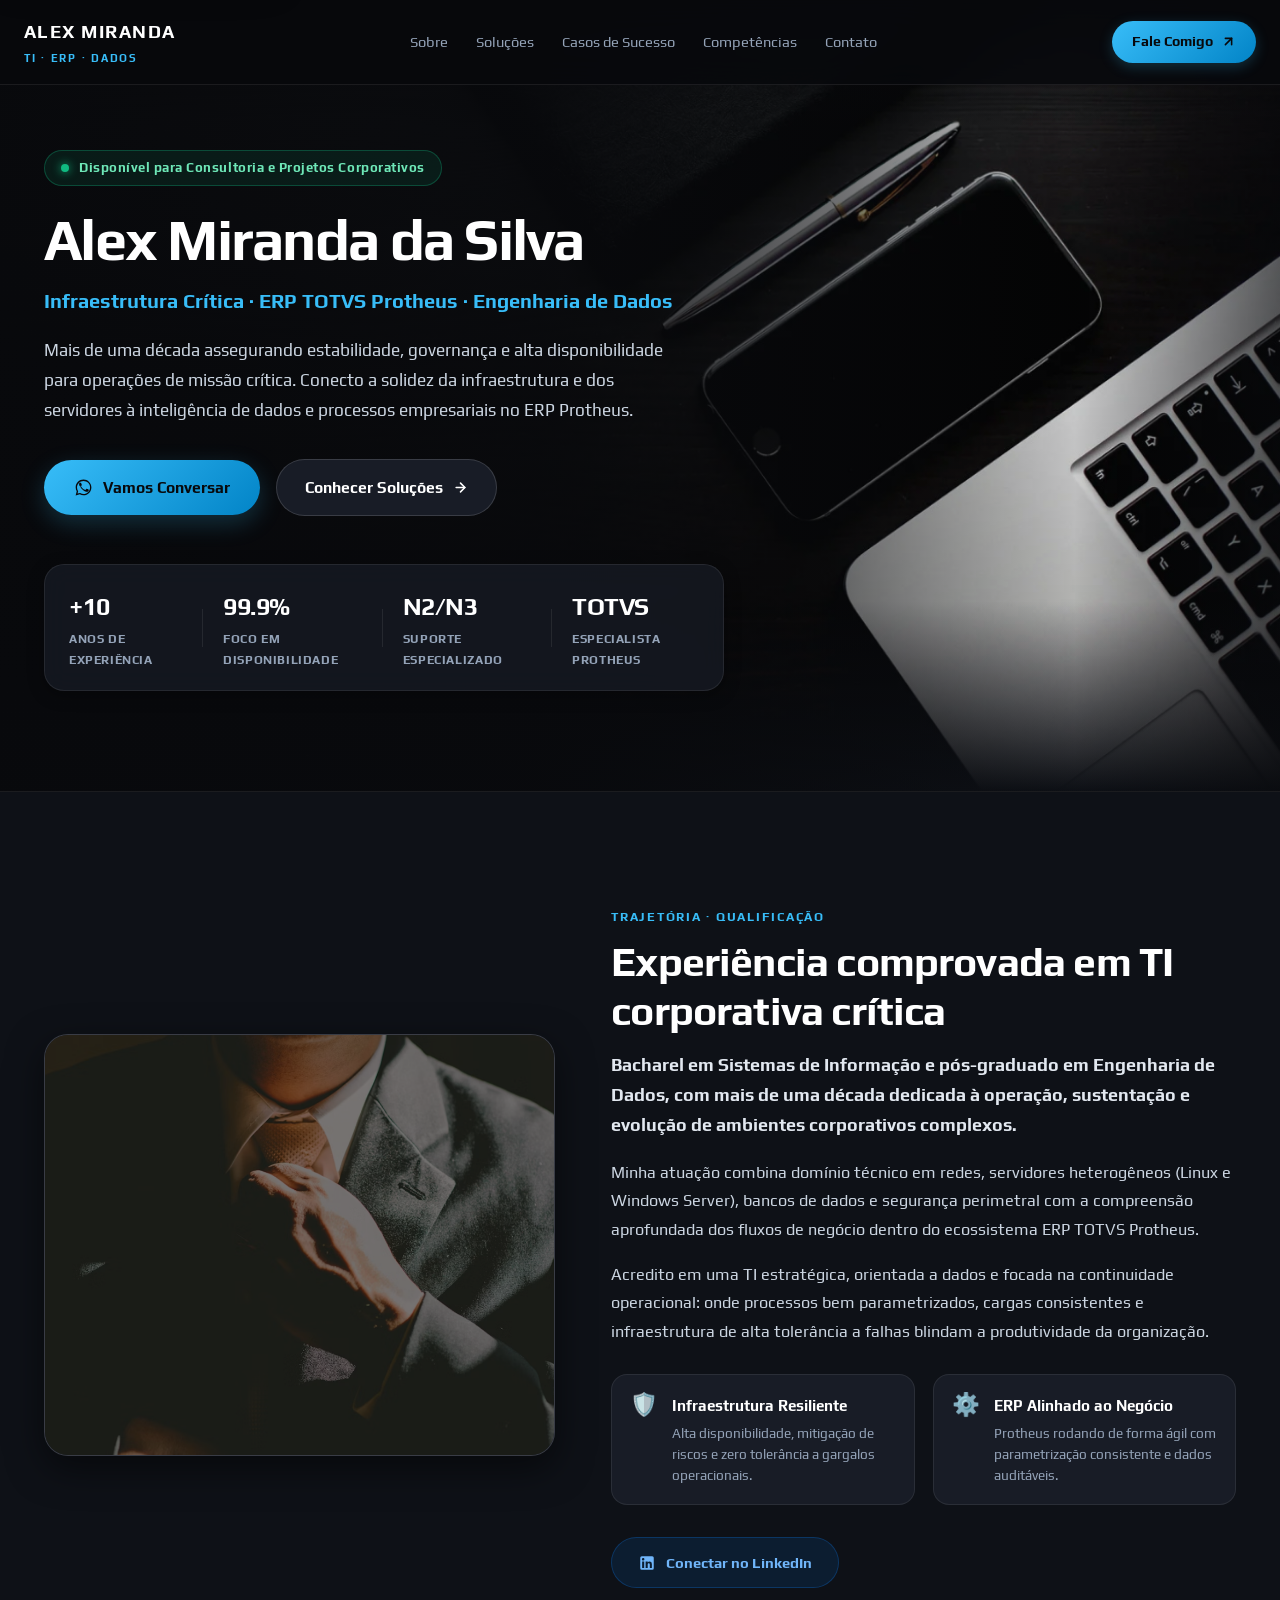
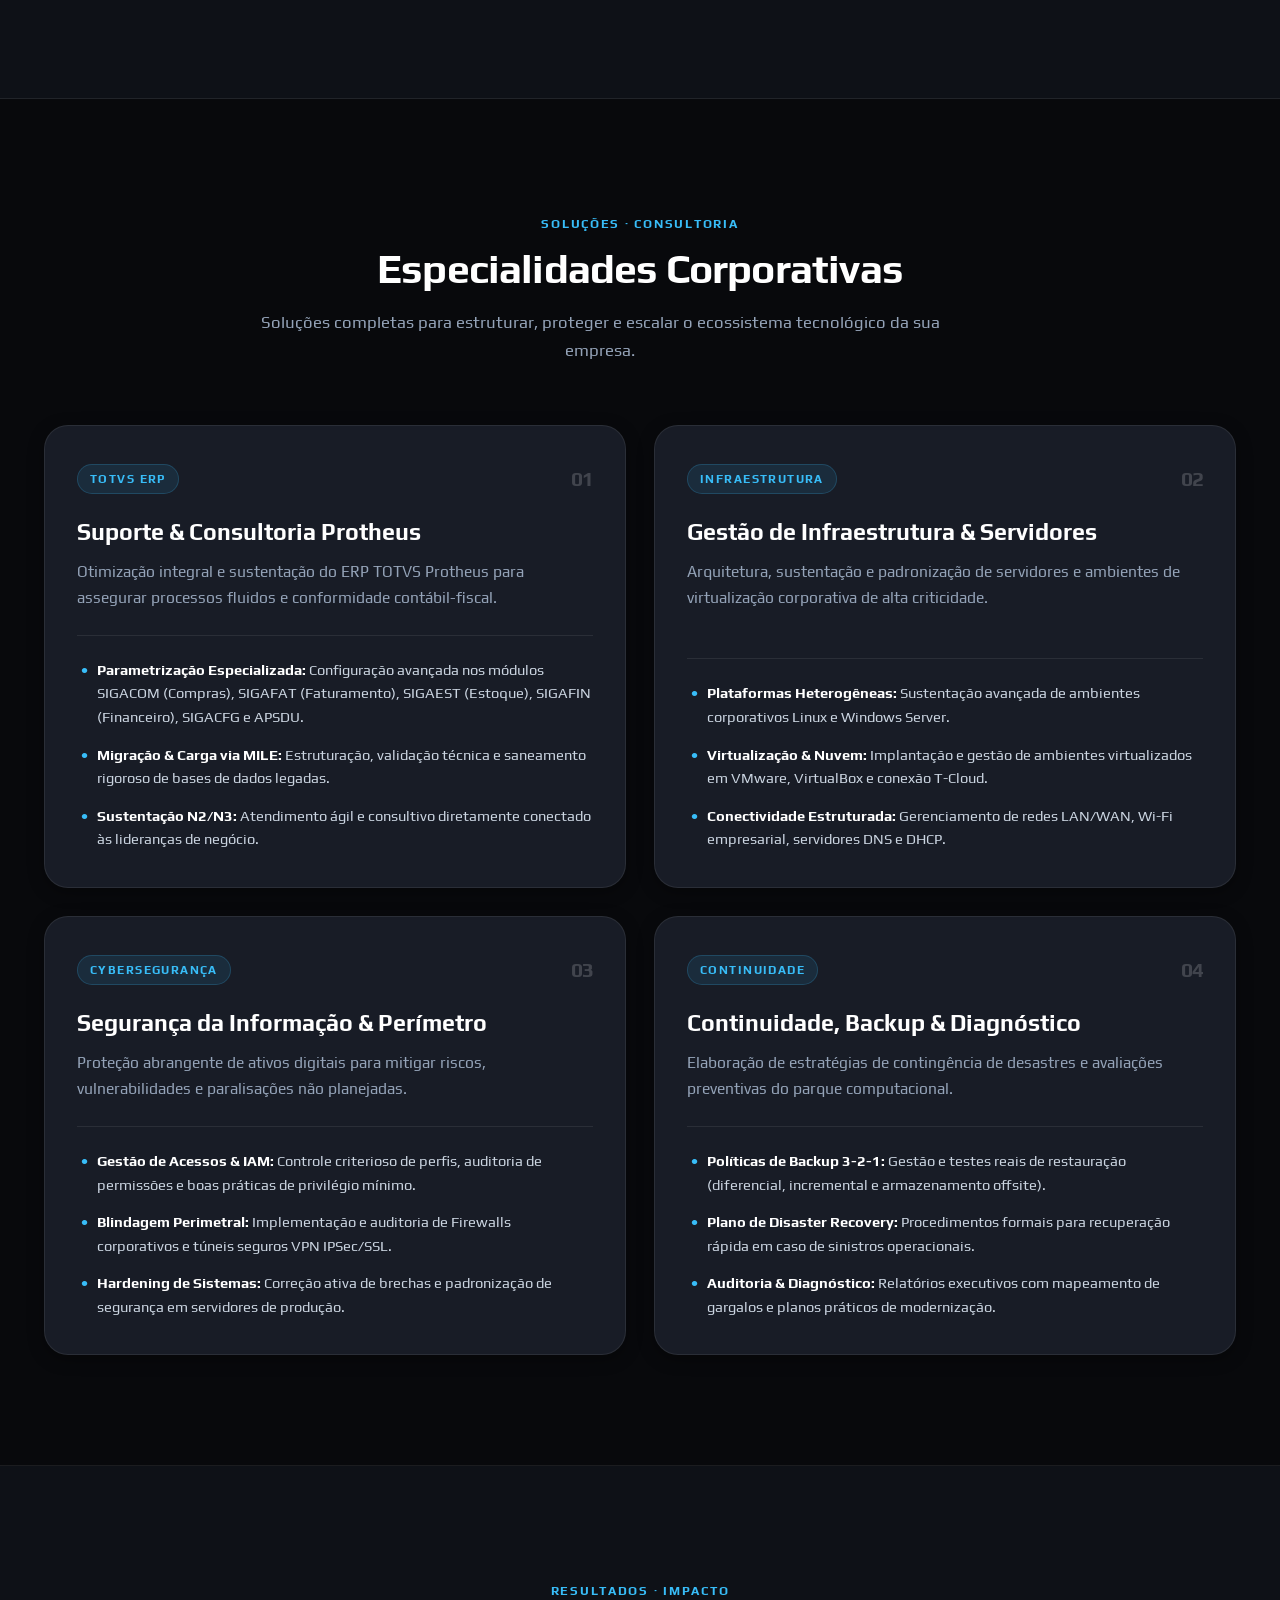
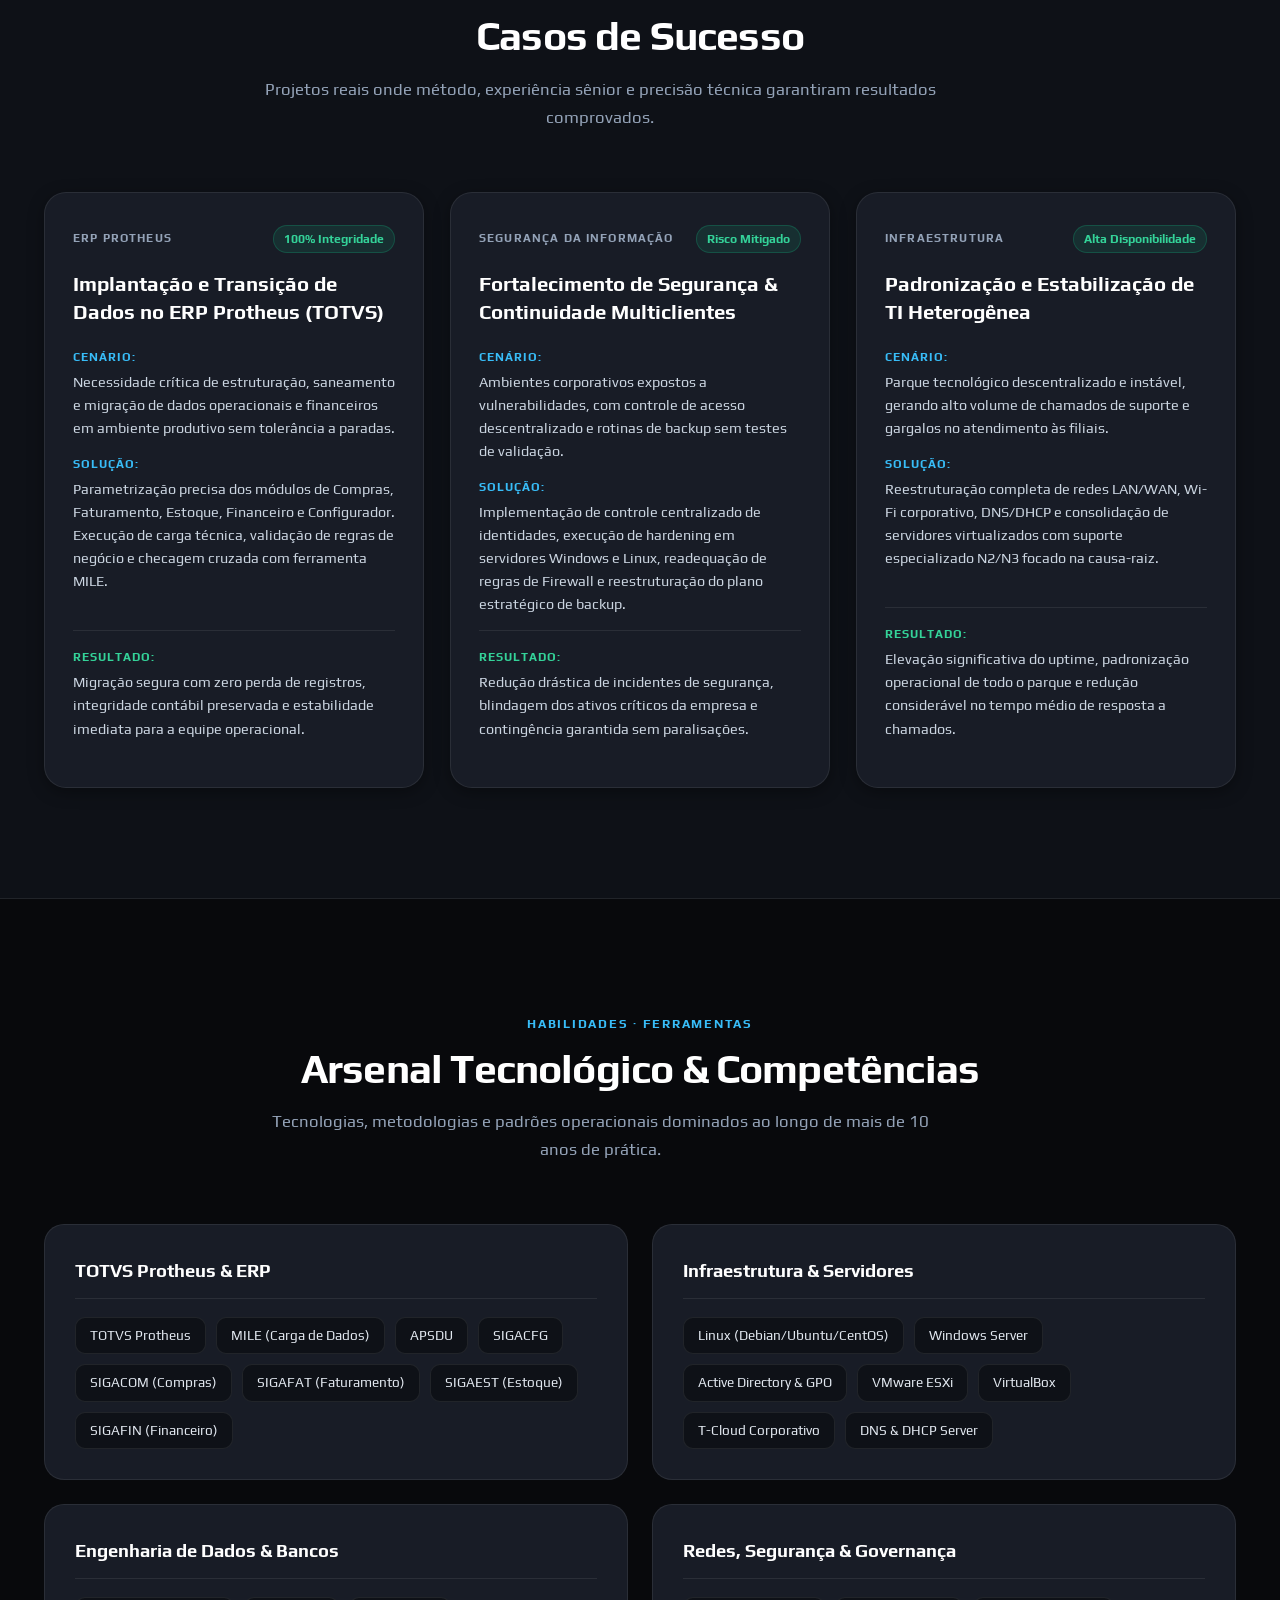
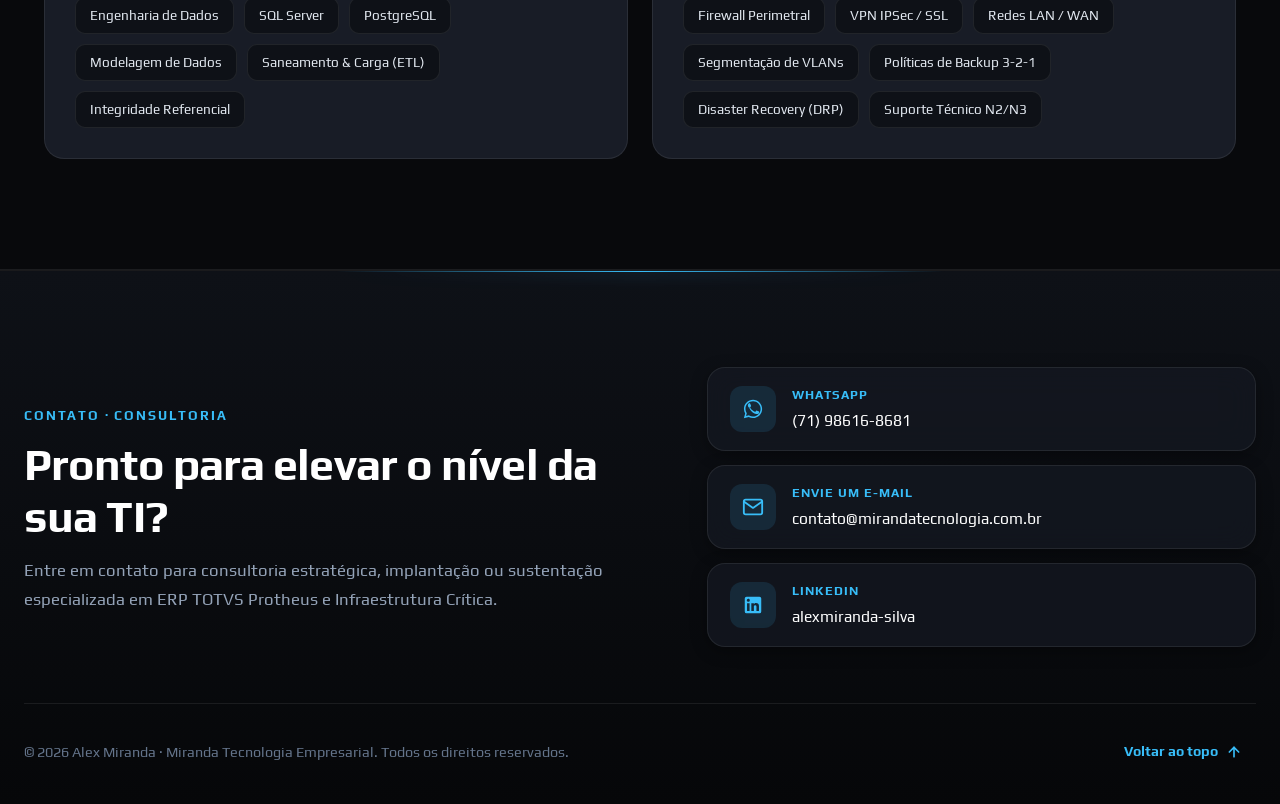
<file: index.html>
<!DOCTYPE html>
<html lang="pt-br">

<head>
  <meta charset="UTF-8">
  <meta name="viewport" content="width=device-width, initial-scale=1.0">
  <meta name="description" content="Alex Miranda | Consultoria Especializada em TI, Infraestrutura Crítica, ERP TOTVS Protheus e Engenharia de Dados.">
  <title>Alex Miranda | Consultoria em TI & ERP Protheus</title>

  <!-- Tipografia Oficial (Play) -->
  <link rel="preconnect" href="https://fonts.googleapis.com">
  <link rel="preconnect" href="https://fonts.gstatic.com" crossorigin>
  <link rel="stylesheet" href="https://fonts.googleapis.com/css2?family=Play:wght@400;700&display=swap">

  <!-- Folha de Estilos Principal -->
  <link rel="stylesheet" href="static/css/style.css">
</head>

<body>
  <!-- Link de Acessibilidade: Pular para o Conteúdo Principal -->
  <a href="#conteudo-principal" class="skip-to-content">Pular para o conteúdo principal</a>

  <!-- 🧭 Barra de Navegação Executiva Fixa -->
  <header class="header-nav" id="topo">
    <div class="nav-container">
      <a href="#topo" class="nav-brand">
        <span class="brand-name">ALEX MIRANDA</span>
        <span class="brand-badge">TI &middot; ERP &middot; DADOS</span>
      </a>

      <nav class="nav-menu">
        <a href="#sobre" class="nav-link">Sobre</a>
        <a href="#servicos" class="nav-link">Soluções</a>
        <a href="#casos" class="nav-link">Casos de Sucesso</a>
        <a href="#competencias" class="nav-link">Competências</a>
        <a href="#contato" class="nav-link">Contato</a>
      </nav>

      <a href="https://wa.me/5571986168681" target="_blank" rel="noopener noreferrer" class="nav-cta">
        <span>Fale Comigo</span>
        <svg width="15" height="15" viewBox="0 0 24 24" fill="none" stroke="currentColor" stroke-width="2.5" stroke-linecap="round" stroke-linejoin="round" aria-hidden="true">
          <line x1="7" y1="17" x2="17" y2="7"></line>
          <polyline points="7 7 17 7 17 17"></polyline>
        </svg>
      </a>
    </div>
  </header>

  <main id="conteudo-principal" tabindex="-1">
    <!-- ⚡ Hero Section / Banner de Fundo de Alto Impacto -->
    <section id="apresentacao" class="hero-section">
      <div class="hero-container">
        <!-- Conteúdo do Banner -->
        <article class="hero-content">
          <div class="status-badge">
            <span class="status-dot"></span>
            <span>Disponível para Consultoria e Projetos Corporativos</span>
          </div>

          <h1 class="hero-title">Alex Miranda da Silva</h1>
          <p class="hero-role">Infraestrutura Crítica &middot; ERP TOTVS Protheus &middot; Engenharia de Dados</p>

          <p class="hero-description">
            Mais de uma década assegurando estabilidade, governança e alta disponibilidade para operações de missão crítica.
            Conecto a solidez da infraestrutura e dos servidores à inteligência de dados e processos empresariais no ERP Protheus.
          </p>

          <!-- Ações Principais -->
          <div class="hero-actions">
            <a href="https://wa.me/5571986168681" target="_blank" rel="noopener noreferrer" class="btn-primary">
              <svg width="19" height="19" viewBox="0 0 24 24" fill="currentColor" aria-hidden="true">
                <path d="M12.04 2C6.58 2 2.13 6.45 2.13 11.91C2.13 13.66 2.59 15.36 3.45 16.86L2.05 22L7.3 20.62C8.75 21.41 10.38 21.83 12.04 21.83C17.5 21.83 21.95 17.38 21.95 11.92C21.95 9.27 20.92 6.78 19.05 4.91C17.18 3.03 14.69 2 12.04 2M12.05 3.67C14.25 3.67 16.31 4.53 17.87 6.09C19.42 7.65 20.28 9.72 20.28 11.92C20.28 16.46 16.58 20.15 12.04 20.15C10.56 20.15 9.11 19.76 7.85 19L7.55 18.83L4.43 19.65L5.26 16.61L5.06 16.29C4.24 15 3.8 13.47 3.8 11.91C3.81 7.37 7.5 3.67 12.05 3.67M9.53 7.35C9.33 7.35 9.04 7.42 8.79 7.69C8.54 7.96 7.85 8.61 7.85 9.94C7.85 11.27 8.82 12.56 8.96 12.75C9.1 12.94 10.84 15.63 13.53 16.79C15.77 17.76 16.22 17.56 16.71 17.52C17.2 17.47 18.29 16.87 18.52 16.23C18.75 15.58 18.75 15.03 18.68 14.92C18.61 14.8 18.42 14.73 18.13 14.59C17.84 14.44 16.43 13.75 16.17 13.65C15.91 13.56 15.72 13.51 15.53 13.8C15.34 14.1 14.79 14.73 14.62 14.92C14.46 15.12 14.29 15.14 14 15C13.72 14.86 12.5 14.46 11.08 13.19C9.97 12.2 9.22 10.98 9 10.61C8.79 10.24 8.98 10.04 9.13 9.89C9.26 9.76 9.42 9.54 9.57 9.37C9.71 9.2 9.76 9.08 9.86 8.88C9.96 8.68 9.91 8.51 9.84 8.37C9.76 8.22 9.22 6.84 8.98 6.31C8.75 5.8 8.52 5.87 8.35 5.86L7.81 5.86C7.57 5.86 7.37 5.95 7.18 6.14C6.98 6.34 6.4 6.89 6.4 8.04C6.4 9.19 7.23 10.3 7.35 10.46"/>
              </svg>
              <span>Vamos Conversar</span>
            </a>
            <a href="#servicos" class="btn-secondary">
              <span>Conhecer Soluções</span>
              <svg width="15" height="15" viewBox="0 0 24 24" fill="none" stroke="currentColor" stroke-width="2.5" stroke-linecap="round" stroke-linejoin="round" aria-hidden="true">
                <line x1="5" y1="12" x2="19" y2="12"></line>
                <polyline points="12 5 19 12 12 19"></polyline>
              </svg>
            </a>
          </div>

          <!-- Grade de Indicadores de Maturidade -->
          <div class="hero-stats">
            <div class="stat-item">
              <span class="stat-number">+10</span>
              <span class="stat-label">Anos de Experiência</span>
            </div>
            <div class="stat-divider"></div>
            <div class="stat-item">
              <span class="stat-number">99.9%</span>
              <span class="stat-label">Foco em Disponibilidade</span>
            </div>
            <div class="stat-divider"></div>
            <div class="stat-item">
              <span class="stat-number">N2/N3</span>
              <span class="stat-label">Suporte Especializado</span>
            </div>
            <div class="stat-divider"></div>
            <div class="stat-item">
              <span class="stat-number">TOTVS</span>
              <span class="stat-label">Especialista Protheus</span>
            </div>
          </div>
        </article>
      </div>
    </section>

    <!-- 👤 Seção Sobre / Trajetória Executiva -->
    <section id="sobre" class="section-sobre">
      <div class="section-container">
        <div class="sobre-grid">
          <div class="sobre-media">
            <div class="image-frame">
              <img class="qualificacao-img" src="static/img/qualificacao.png" alt="Qualificação Profissional de Alex Miranda">
            </div>
          </div>

          <article class="sobre-texto">
            <div class="section-badge">TRAJETÓRIA &middot; QUALIFICAÇÃO</div>
            <h2 class="section-title">Experiência comprovada em TI corporativa crítica</h2>

            <p class="paragraph-lead">
              Bacharel em Sistemas de Informação e pós-graduado em Engenharia de Dados, com mais de uma década dedicada
              à operação, sustentação e evolução de ambientes corporativos complexos.
            </p>

            <p class="paragraph-body">
              Minha atuação combina domínio técnico em redes, servidores heterogêneos (Linux e Windows Server), bancos de dados e
              segurança perimetral com a compreensão aprofundada dos fluxos de negócio dentro do ecossistema ERP TOTVS Protheus.
            </p>

            <p class="paragraph-body">
              Acredito em uma TI estratégica, orientada a dados e focada na continuidade operacional: onde processos bem parametrizados,
              cargas consistentes e infraestrutura de alta tolerância a falhas blindam a produtividade da organização.
            </p>

            <div class="sobre-pillars">
              <div class="pillar-card">
                <span class="pillar-icon">🛡️</span>
                <div class="pillar-info">
                  <h4>Infraestrutura Resiliente</h4>
                  <p>Alta disponibilidade, mitigação de riscos e zero tolerância a gargalos operacionais.</p>
                </div>
              </div>
              <div class="pillar-card">
                <span class="pillar-icon">⚙️</span>
                <div class="pillar-info">
                  <h4>ERP Alinhado ao Negócio</h4>
                  <p>Protheus rodando de forma ágil com parametrização consistente e dados auditáveis.</p>
                </div>
              </div>
            </div>

            <div class="sobre-cta-row">
              <a class="btn-linkedin" href="https://www.linkedin.com/in/alexmiranda-silva/" target="_blank" rel="noopener noreferrer">
                <svg width="18" height="18" viewBox="0 0 24 24" fill="currentColor" aria-hidden="true">
                  <path d="M19 3a2 2 0 0 1 2 2v14a2 2 0 0 1-2 2H5a2 2 0 0 1-2-2V5a2 2 0 0 1 2-2h14m-.5 15.5v-5.3a3.26 3.26 0 0 0-3.26-3.26c-.85 0-1.84.52-2.28 1.3v-1.11h-2.79v8.37h2.79v-4.93c0-.77.62-1.4 1.39-1.4a1.4 1.4 0 0 1 1.4 1.4v4.93h2.75M6.88 8.56a1.68 1.68 0 0 0 1.68-1.68c0-.93-.75-1.69-1.68-1.69a1.69 1.69 0 0 0-1.69 1.69c0 .93.76 1.68 1.69 1.68m1.39 9.94v-8.37H5.5v8.37h2.77z"/>
                </svg>
                <span>Conectar no LinkedIn</span>
              </a>
            </div>
          </article>
        </div>
      </div>
    </section>

    <!-- ⚙️ Seção Soluções Corporativas -->
    <section id="servicos" class="section-services">
      <div class="section-container">
        <header class="section-header-center">
          <div class="section-badge">SOLUÇÕES &middot; CONSULTORIA</div>
          <h2 class="section-title">Especialidades Corporativas</h2>
          <p class="section-subtitle">
            Soluções completas para estruturar, proteger e escalar o ecossistema tecnológico da sua empresa.
          </p>
        </header>

        <div class="services-grid">
          <!-- Card 1: TOTVS Protheus -->
          <article class="service-card">
            <div class="service-card-top">
              <span class="service-tag">TOTVS ERP</span>
              <span class="service-number">01</span>
            </div>
            <h3>Suporte &amp; Consultoria Protheus</h3>
            <p class="service-desc">
              Otimização integral e sustentação do ERP TOTVS Protheus para assegurar processos fluidos e conformidade contábil-fiscal.
            </p>
            <ul class="service-list">
              <li><strong>Parametrização Especializada:</strong> Configuração avançada nos módulos SIGACOM (Compras), SIGAFAT (Faturamento), SIGAEST (Estoque), SIGAFIN (Financeiro), SIGACFG e APSDU.</li>
              <li><strong>Migração &amp; Carga via MILE:</strong> Estruturação, validação técnica e saneamento rigoroso de bases de dados legadas.</li>
              <li><strong>Sustentação N2/N3:</strong> Atendimento ágil e consultivo diretamente conectado às lideranças de negócio.</li>
            </ul>
          </article>

          <!-- Card 2: Infraestrutura -->
          <article class="service-card">
            <div class="service-card-top">
              <span class="service-tag">INFRAESTRUTURA</span>
              <span class="service-number">02</span>
            </div>
            <h3>Gestão de Infraestrutura &amp; Servidores</h3>
            <p class="service-desc">
              Arquitetura, sustentação e padronização de servidores e ambientes de virtualização corporativa de alta criticidade.
            </p>
            <ul class="service-list">
              <li><strong>Plataformas Heterogêneas:</strong> Sustentação avançada de ambientes corporativos Linux e Windows Server.</li>
              <li><strong>Virtualização &amp; Nuvem:</strong> Implantação e gestão de ambientes virtualizados em VMware, VirtualBox e conexão T-Cloud.</li>
              <li><strong>Conectividade Estruturada:</strong> Gerenciamento de redes LAN/WAN, Wi-Fi empresarial, servidores DNS e DHCP.</li>
            </ul>
          </article>

          <!-- Card 3: Segurança -->
          <article class="service-card">
            <div class="service-card-top">
              <span class="service-tag">CYBERSEGURANÇA</span>
              <span class="service-number">03</span>
            </div>
            <h3>Segurança da Informação &amp; Perímetro</h3>
            <p class="service-desc">
              Proteção abrangente de ativos digitais para mitigar riscos, vulnerabilidades e paralisações não planejadas.
            </p>
            <ul class="service-list">
              <li><strong>Gestão de Acessos &amp; IAM:</strong> Controle criterioso de perfis, auditoria de permissões e boas práticas de privilégio mínimo.</li>
              <li><strong>Blindagem Perimetral:</strong> Implementação e auditoria de Firewalls corporativos e túneis seguros VPN IPSec/SSL.</li>
              <li><strong>Hardening de Sistemas:</strong> Correção ativa de brechas e padronização de segurança em servidores de produção.</li>
            </ul>
          </article>

          <!-- Card 4: Diagnóstico e Continuidade -->
          <article class="service-card">
            <div class="service-card-top">
              <span class="service-tag">CONTINUIDADE</span>
              <span class="service-number">04</span>
            </div>
            <h3>Continuidade, Backup &amp; Diagnóstico</h3>
            <p class="service-desc">
              Elaboração de estratégias de contingência de desastres e avaliações preventivas do parque computacional.
            </p>
            <ul class="service-list">
              <li><strong>Políticas de Backup 3-2-1:</strong> Gestão e testes reais de restauração (diferencial, incremental e armazenamento offsite).</li>
              <li><strong>Plano de Disaster Recovery:</strong> Procedimentos formais para recuperação rápida em caso de sinistros operacionais.</li>
              <li><strong>Auditoria &amp; Diagnóstico:</strong> Relatórios executivos com mapeamento de gargalos e planos práticos de modernização.</li>
            </ul>
          </article>
        </div>
      </div>
    </section>

    <!-- 📈 Seção Casos de Sucesso -->
    <section id="casos" class="section-cases">
      <div class="section-container">
        <header class="section-header-center">
          <div class="section-badge">RESULTADOS &middot; IMPACTO</div>
          <h2 class="section-title">Casos de Sucesso</h2>
          <p class="section-subtitle">
            Projetos reais onde método, experiência sênior e precisão técnica garantiram resultados comprovados.
          </p>
        </header>

        <div class="cases-grid">
          <!-- Caso 1 -->
          <article class="case-card">
            <div class="case-header">
              <span class="case-badge">ERP PROTHEUS</span>
              <span class="case-metric">100% Integridade</span>
            </div>
            <h3>Implantação e Transição de Dados no ERP Protheus (TOTVS)</h3>
            
            <div class="case-block">
              <span class="case-label">Cenário:</span>
              <p>Necessidade crítica de estruturação, saneamento e migração de dados operacionais e financeiros em ambiente produtivo sem tolerância a paradas.</p>
            </div>

            <div class="case-block">
              <span class="case-label">Solução:</span>
              <p>Parametrização precisa dos módulos de Compras, Faturamento, Estoque, Financeiro e Configurador. Execução de carga técnica, validação de regras de negócio e checagem cruzada com ferramenta MILE.</p>
            </div>

            <div class="case-block case-result">
              <span class="case-label">Resultado:</span>
              <p>Migração segura com zero perda de registros, integridade contábil preservada e estabilidade imediata para a equipe operacional.</p>
            </div>
          </article>

          <!-- Caso 2 -->
          <article class="case-card">
            <div class="case-header">
              <span class="case-badge">SEGURANÇA DA INFORMAÇÃO</span>
              <span class="case-metric">Risco Mitigado</span>
            </div>
            <h3>Fortalecimento de Segurança &amp; Continuidade Multiclientes</h3>
            
            <div class="case-block">
              <span class="case-label">Cenário:</span>
              <p>Ambientes corporativos expostos a vulnerabilidades, com controle de acesso descentralizado e rotinas de backup sem testes de validação.</p>
            </div>

            <div class="case-block">
              <span class="case-label">Solução:</span>
              <p>Implementação de controle centralizado de identidades, execução de hardening em servidores Windows e Linux, readequação de regras de Firewall e reestruturação do plano estratégico de backup.</p>
            </div>

            <div class="case-block case-result">
              <span class="case-label">Resultado:</span>
              <p>Redução drástica de incidentes de segurança, blindagem dos ativos críticos da empresa e contingência garantida sem paralisações.</p>
            </div>
          </article>

          <!-- Caso 3 -->
          <article class="case-card">
            <div class="case-header">
              <span class="case-badge">INFRAESTRUTURA</span>
              <span class="case-metric">Alta Disponibilidade</span>
            </div>
            <h3>Padronização e Estabilização de TI Heterogênea</h3>
            
            <div class="case-block">
              <span class="case-label">Cenário:</span>
              <p>Parque tecnológico descentralizado e instável, gerando alto volume de chamados de suporte e gargalos no atendimento às filiais.</p>
            </div>

            <div class="case-block">
              <span class="case-label">Solução:</span>
              <p>Reestruturação completa de redes LAN/WAN, Wi-Fi corporativo, DNS/DHCP e consolidação de servidores virtualizados com suporte especializado N2/N3 focado na causa-raiz.</p>
            </div>

            <div class="case-block case-result">
              <span class="case-label">Resultado:</span>
              <p>Elevação significativa do uptime, padronização operacional de todo o parque e redução considerável no tempo médio de resposta a chamados.</p>
            </div>
          </article>
        </div>
      </div>
    </section>

    <!-- 🛠️ Seção Arsenal Tecnológico & Competências -->
    <section id="competencias" class="section-skills">
      <div class="section-container">
        <header class="section-header-center">
          <div class="section-badge">HABILIDADES &middot; FERRAMENTAS</div>
          <h2 class="section-title">Arsenal Tecnológico &amp; Competências</h2>
          <p class="section-subtitle">
            Tecnologias, metodologias e padrões operacionais dominados ao longo de mais de 10 anos de prática.
          </p>
        </header>

        <div class="skills-grid">
          <!-- Bloco ERP -->
          <div class="skill-category">
            <h4>TOTVS Protheus &amp; ERP</h4>
            <div class="tags-container">
              <span class="tech-tag">TOTVS Protheus</span>
              <span class="tech-tag">MILE (Carga de Dados)</span>
              <span class="tech-tag">APSDU</span>
              <span class="tech-tag">SIGACFG</span>
              <span class="tech-tag">SIGACOM (Compras)</span>
              <span class="tech-tag">SIGAFAT (Faturamento)</span>
              <span class="tech-tag">SIGAEST (Estoque)</span>
              <span class="tech-tag">SIGAFIN (Financeiro)</span>
            </div>
          </div>

          <!-- Bloco Infraestrutura & Servidores -->
          <div class="skill-category">
            <h4>Infraestrutura &amp; Servidores</h4>
            <div class="tags-container">
              <span class="tech-tag">Linux (Debian/Ubuntu/CentOS)</span>
              <span class="tech-tag">Windows Server</span>
              <span class="tech-tag">Active Directory &amp; GPO</span>
              <span class="tech-tag">VMware ESXi</span>
              <span class="tech-tag">VirtualBox</span>
              <span class="tech-tag">T-Cloud Corporativo</span>
              <span class="tech-tag">DNS &amp; DHCP Server</span>
            </div>
          </div>

          <!-- Bloco Dados & Engenharia -->
          <div class="skill-category">
            <h4>Engenharia de Dados &amp; Bancos</h4>
            <div class="tags-container">
              <span class="tech-tag">Engenharia de Dados</span>
              <span class="tech-tag">SQL Server</span>
              <span class="tech-tag">PostgreSQL</span>
              <span class="tech-tag">Modelagem de Dados</span>
              <span class="tech-tag">Saneamento &amp; Carga (ETL)</span>
              <span class="tech-tag">Integridade Referencial</span>
            </div>
          </div>

          <!-- Bloco Segurança & Redes -->
          <div class="skill-category">
            <h4>Redes, Segurança &amp; Governança</h4>
            <div class="tags-container">
              <span class="tech-tag">Firewall Perimetral</span>
              <span class="tech-tag">VPN IPSec / SSL</span>
              <span class="tech-tag">Redes LAN / WAN</span>
              <span class="tech-tag">Segmentação de VLANs</span>
              <span class="tech-tag">Políticas de Backup 3-2-1</span>
              <span class="tech-tag">Disaster Recovery (DRP)</span>
              <span class="tech-tag">Suporte Técnico N2/N3</span>
            </div>
          </div>
        </div>
      </div>
    </section>
  </main>

  <!-- 🦶 Rodapé Executivo / Contato -->
  <footer class="site-footer" id="contato">
    <div class="footer-content">
      <div class="footer-copy">
        <p class="footer-eyebrow">CONTATO &middot; CONSULTORIA</p>
        <h2>Pronto para elevar o nível da sua TI?</h2>
        <p>
          Entre em contato para consultoria estratégica, implantação ou sustentação especializada em ERP TOTVS Protheus e Infraestrutura Crítica.
        </p>
      </div>

      <div class="footer-actions">
        <!-- WhatsApp -->
        <a class="footer-card footer-card-whatsapp" href="https://wa.me/5571986168681" target="_blank" rel="noopener noreferrer">
          <span class="footer-card-icon" aria-hidden="true">
            <svg width="22" height="22" viewBox="0 0 24 24" fill="currentColor">
              <path d="M12.04 2C6.58 2 2.13 6.45 2.13 11.91C2.13 13.66 2.59 15.36 3.45 16.86L2.05 22L7.3 20.62C8.75 21.41 10.38 21.83 12.04 21.83C17.5 21.83 21.95 17.38 21.95 11.92C21.95 9.27 20.92 6.78 19.05 4.91C17.18 3.03 14.69 2 12.04 2M12.05 3.67C14.25 3.67 16.31 4.53 17.87 6.09C19.42 7.65 20.28 9.72 20.28 11.92C20.28 16.46 16.58 20.15 12.04 20.15C10.56 20.15 9.11 19.76 7.85 19L7.55 18.83L4.43 19.65L5.26 16.61L5.06 16.29C4.24 15 3.8 13.47 3.8 11.91C3.81 7.37 7.5 3.67 12.05 3.67M9.53 7.35C9.33 7.35 9.04 7.42 8.79 7.69C8.54 7.96 7.85 8.61 7.85 9.94C7.85 11.27 8.82 12.56 8.96 12.75C9.1 12.94 10.84 15.63 13.53 16.79C15.77 17.76 16.22 17.56 16.71 17.52C17.2 17.47 18.29 16.87 18.52 16.23C18.75 15.58 18.75 15.03 18.68 14.92C18.61 14.8 18.42 14.73 18.13 14.59C17.84 14.44 16.43 13.75 16.17 13.65C15.91 13.56 15.72 13.51 15.53 13.8C15.34 14.1 14.79 14.73 14.62 14.92C14.46 15.12 14.29 15.14 14 15C13.72 14.86 12.5 14.46 11.08 13.19C9.97 12.2 9.22 10.98 9 10.61C8.79 10.24 8.98 10.04 9.13 9.89C9.26 9.76 9.42 9.54 9.57 9.37C9.71 9.2 9.76 9.08 9.86 8.88C9.96 8.68 9.91 8.51 9.84 8.37C9.76 8.22 9.22 6.84 8.98 6.31C8.75 5.8 8.52 5.87 8.35 5.86L7.81 5.86C7.57 5.86 7.37 5.95 7.18 6.14C6.98 6.34 6.4 6.89 6.4 8.04C6.4 9.19 7.23 10.3 7.35 10.46"/>
            </svg>
          </span>
          <div class="footer-card-info">
            <span class="footer-card-label">WhatsApp</span>
            <span class="footer-card-value">(71) 98616-8681</span>
          </div>
        </a>

        <!-- Email -->
        <a class="footer-card footer-card-email footer-email" href="mailto:contato@mirandatecnologia.com.br">
          <span class="footer-card-icon" aria-hidden="true">
            <svg width="22" height="22" viewBox="0 0 24 24" fill="none" stroke="currentColor" stroke-width="2" stroke-linecap="round" stroke-linejoin="round">
              <path d="M4 4h16c1.1 0 2 .9 2 2v12c0 1.1-.9 2-2 2H4c-1.1 0-2-.9-2-2V6c0-1.1.9-2 2-2z"/>
              <polyline points="22,6 12,13 2,6"/>
            </svg>
          </span>
          <div class="footer-card-info">
            <span class="footer-card-label footer-email-label">Envie um e-mail</span>
            <span class="footer-card-value footer-email-address">contato@mirandatecnologia.com.br</span>
          </div>
        </a>

        <!-- LinkedIn -->
        <a class="footer-card footer-card-linkedin" href="https://www.linkedin.com/in/alexmiranda-silva/" target="_blank" rel="noopener noreferrer">
          <span class="footer-card-icon" aria-hidden="true">
            <svg width="22" height="22" viewBox="0 0 24 24" fill="currentColor">
              <path d="M19 3a2 2 0 0 1 2 2v14a2 2 0 0 1-2 2H5a2 2 0 0 1-2-2V5a2 2 0 0 1 2-2h14m-.5 15.5v-5.3a3.26 3.26 0 0 0-3.26-3.26c-.85 0-1.84.52-2.28 1.3v-1.11h-2.79v8.37h2.79v-4.93c0-.77.62-1.4 1.39-1.4a1.4 1.4 0 0 1 1.4 1.4v4.93h2.75M6.88 8.56a1.68 1.68 0 0 0 1.68-1.68c0-.93-.75-1.69-1.68-1.69a1.69 1.69 0 0 0-1.69 1.69c0 .93.76 1.68 1.69 1.68m1.39 9.94v-8.37H5.5v8.37h2.77z"/>
            </svg>
          </span>
          <div class="footer-card-info">
            <span class="footer-card-label">LinkedIn</span>
            <span class="footer-card-value">alexmiranda-silva</span>
          </div>
        </a>
      </div>
    </div>

    <!-- Barra Inferior -->
    <div class="footer-bottom">
      <p>&copy; 2026 Alex Miranda &middot; Miranda Tecnologia Empresarial. Todos os direitos reservados.</p>
      <a href="#topo" class="back-to-top">
        <span>Voltar ao topo</span>
        <svg width="16" height="16" viewBox="0 0 24 24" fill="none" stroke="currentColor" stroke-width="2.5" stroke-linecap="round" stroke-linejoin="round" aria-hidden="true">
          <line x1="12" y1="19" x2="12" y2="5"></line>
          <polyline points="5 12 12 5 19 12"></polyline>
        </svg>
      </a>
    </div>
  </footer>

</body>

</html>
</file>
<file: static/css/style.css>
/* ==========================================================================
   ALEX MIRANDA - CONSULTORIA EM TI & ERP PROTHEUS
   Identidade Visual: Dark Executive / Monocromático & Acentos Titanium/Cyan
   Baseada nas cores e contraste da imagem oficial (Alex_Miranda.png)
   Tipografia: 'Play', sans-serif
   ========================================================================== */

:root {
  /* Fundo e Superfícies (Tons extraídos da imagem: ônix, carvão e ardósia) */
  --bg-base: #08090C;
  --bg-surface: #0E1117;
  --bg-surface-elevated: #141720;
  --bg-card: #181C26;
  --bg-card-hover: #1E2330;
  --bg-card-glass: rgba(24, 28, 38, 0.72);
  
  /* Tipografia & Contrastes Metálicos / Platinados */
  --text-primary: #FFFFFF;
  --text-secondary: #CBD5E1;
  --text-muted: #94A3B8;
  --text-dim: #64748B;
  
  /* Acentos de Alta Tecnologia (Steel Cyan / Titanium) */
  --accent-cyan: #38BDF8;
  --accent-cyan-hover: #7DD3FC;
  --accent-cyan-dark: #0284C7;
  --accent-glow: rgba(56, 189, 248, 0.22);
  --accent-soft: rgba(56, 189, 248, 0.10);
  
  /* Status / Indicadores */
  --success: #10B981;
  --success-glow: rgba(16, 185, 129, 0.25);
  --whatsapp-color: #25D366;
  --linkedin-color: #0A66C2;
  
  /* Bordas & Divisórias */
  --border-hairline: rgba(255, 255, 255, 0.08);
  --border-medium: rgba(255, 255, 255, 0.14);
  --border-focus: rgba(56, 189, 248, 0.45);
  
  /* Sombras & Profundidade */
  --shadow-sm: 0 4px 16px rgba(0, 0, 0, 0.35);
  --shadow-md: 0 12px 36px rgba(0, 0, 0, 0.50);
  --shadow-lg: 0 24px 64px rgba(0, 0, 0, 0.70);
  --shadow-glow: 0 0 35px rgba(56, 189, 248, 0.12);
  
  /* Tipografia */
  --font-family: 'Play', sans-serif;
  --transition-fast: 0.2s ease;
  --transition-normal: 0.28s cubic-bezier(0.16, 1, 0.3, 1);
}

/* ==========================================================================
   RESET & CONFIGURAÇÕES GERAIS
   ========================================================================== */

*, *::before, *::after {
  box-sizing: border-box;
  margin: 0;
  padding: 0;
}

html {
  scroll-behavior: smooth;
  font-size: 16px;
  background-color: var(--bg-base);
}

body {
  font-family: var(--font-family);
  background-color: var(--bg-base);
  color: var(--text-secondary);
  line-height: 1.7;
  overflow-x: hidden;
  -webkit-font-smoothing: antialiased;
  -moz-osx-font-smoothing: grayscale;
}

img {
  display: block;
  max-width: 100%;
  height: auto;
}

a {
  color: inherit;
  text-decoration: none;
  transition: color var(--transition-fast);
}

button {
  font: inherit;
  cursor: pointer;
  border: none;
  background: none;
}

:focus-visible {
  outline: 2px solid var(--accent-cyan);
  outline-offset: 3px;
}

.skip-to-content {
  position: fixed;
  top: 14px;
  left: 14px;
  z-index: 9999;
  padding: 10px 18px;
  background: var(--bg-surface-elevated);
  color: var(--accent-cyan);
  border: 2px solid var(--accent-cyan);
  border-radius: 8px;
  font-weight: 700;
  font-size: 0.9rem;
  box-shadow: var(--shadow-md);
  transform: translateY(-200%);
  transition: transform var(--transition-fast);
}

.skip-to-content:focus {
  transform: translateY(0);
}

/* ==========================================================================
   BARRA DE NAVEGAÇÃO FIXA (HEADER NAV)
   ========================================================================== */

.header-nav {
  position: fixed;
  top: 0;
  left: 0;
  right: 0;
  z-index: 1000;
  background: rgba(8, 9, 12, 0.85);
  backdrop-filter: blur(16px);
  -webkit-backdrop-filter: blur(16px);
  border-bottom: 1px solid var(--border-hairline);
  padding: 16px 24px;
}

.nav-container {
  max-width: 1240px;
  margin: 0 auto;
  display: flex;
  align-items: center;
  justify-content: space-between;
  gap: 24px;
}

.nav-brand {
  display: flex;
  flex-direction: column;
  gap: 2px;
}

.brand-name {
  font-size: 1.15rem;
  font-weight: 700;
  letter-spacing: 0.08em;
  color: var(--text-primary);
}

.brand-badge {
  font-size: 0.68rem;
  font-weight: 700;
  letter-spacing: 0.16em;
  color: var(--accent-cyan);
  text-transform: uppercase;
}

.nav-menu {
  display: flex;
  align-items: center;
  gap: 28px;
}

.nav-link {
  font-size: 0.92rem;
  font-weight: 400;
  color: var(--text-muted);
  position: relative;
  padding: 6px 0;
  transition: color var(--transition-fast);
}

.nav-link::after {
  content: "";
  position: absolute;
  bottom: 0;
  left: 0;
  width: 0;
  height: 2px;
  background-color: var(--accent-cyan);
  transition: width var(--transition-fast);
}

.nav-link:hover {
  color: var(--text-primary);
}

.nav-link:hover::after {
  width: 100%;
}

.nav-cta {
  display: inline-flex;
  align-items: center;
  gap: 8px;
  padding: 9px 20px;
  font-size: 0.88rem;
  font-weight: 700;
  color: var(--bg-base);
  background: linear-gradient(135deg, var(--accent-cyan), #0284c7);
  border-radius: 999px;
  box-shadow: 0 4px 14px var(--accent-glow);
  transition: transform var(--transition-fast), box-shadow var(--transition-fast), filter var(--transition-fast);
}

.nav-cta:hover {
  transform: translateY(-2px);
  filter: brightness(1.1);
  box-shadow: 0 8px 24px var(--accent-glow);
}

/* ==========================================================================
   HERO SECTION / BANNER DE FUNDO DE ALTO IMPACTO
   ========================================================================== */

.hero-section {
  position: relative;
  min-height: clamp(640px, 88vh, 880px);
  display: flex;
  align-items: center;
  padding-top: clamp(100px, 12vw, 140px);
  padding-bottom: clamp(60px, 7vw, 90px);
  background-color: var(--bg-base);
  background-image: 
    /* Camada 1: Gradiente horizontal - preserva legibilidade impecável à esquerda e revela a foto à direita */
    linear-gradient(90deg, 
      rgba(8, 9, 12, 0.98) 0%, 
      rgba(8, 9, 12, 0.94) 42%, 
      rgba(8, 9, 12, 0.58) 66%, 
      rgba(8, 9, 12, 0.18) 84%, 
      rgba(8, 9, 12, 0.65) 100%
    ),
    /* Camada 2: Gradiente vertical - fusão perfeita com a barra superior e a base da seção */
    linear-gradient(180deg, 
      rgba(8, 9, 12, 0.92) 0%, 
      transparent 16%, 
      transparent 76%, 
      var(--bg-surface) 100%
    ),
    url('../img/Alex_Miranda.png');
  background-position: right center;
  background-size: cover;
  background-repeat: no-repeat;
  border-bottom: 1px solid var(--border-hairline);
  overflow: hidden;
}

.hero-container {
  max-width: 1240px;
  width: 100%;
  margin: 0 auto;
  padding: 0 24px;
  display: flex;
  align-items: center;
  position: relative;
  z-index: 2;
}

.hero-content {
  max-width: 680px;
}

/* Status Badge */
.status-badge {
  display: inline-flex;
  align-items: center;
  gap: 10px;
  padding: 6px 16px;
  background: rgba(16, 185, 129, 0.10);
  border: 1px solid rgba(16, 185, 129, 0.30);
  border-radius: 999px;
  color: #6EE7B7;
  font-size: 0.82rem;
  font-weight: 700;
  letter-spacing: 0.04em;
  margin-bottom: 22px;
}

.status-dot {
  width: 8px;
  height: 8px;
  border-radius: 50%;
  background-color: var(--success);
  box-shadow: 0 0 10px var(--success);
  animation: pulse-dot 2s infinite ease-in-out;
}

@keyframes pulse-dot {
  0%, 100% { opacity: 1; transform: scale(1); }
  50% { opacity: 0.5; transform: scale(1.2); }
}

.hero-title {
  font-size: clamp(2.4rem, 4.5vw, 3.8rem);
  font-weight: 700;
  line-height: 1.1;
  letter-spacing: -0.03em;
  color: var(--text-primary);
  margin-bottom: 14px;
}

.hero-role {
  font-size: clamp(1.05rem, 1.8vw, 1.25rem);
  font-weight: 700;
  color: var(--accent-cyan);
  line-height: 1.45;
  margin-bottom: 20px;
}

.hero-description {
  font-size: 1.08rem;
  color: var(--text-secondary);
  line-height: 1.75;
  margin-bottom: 34px;
  max-width: 620px;
}

/* Botões da Hero */
.hero-actions {
  display: flex;
  align-items: center;
  gap: 16px;
  flex-wrap: wrap;
  margin-bottom: 48px;
}

.btn-primary {
  display: inline-flex;
  align-items: center;
  gap: 10px;
  padding: 14px 30px;
  background: linear-gradient(135deg, var(--accent-cyan), #0284c7);
  color: var(--bg-base);
  font-size: 0.98rem;
  font-weight: 700;
  border-radius: 999px;
  box-shadow: 0 8px 24px var(--accent-glow);
  transition: transform var(--transition-fast), box-shadow var(--transition-fast), filter var(--transition-fast);
}

.btn-primary:hover {
  transform: translateY(-2px);
  filter: brightness(1.1);
  box-shadow: 0 12px 32px var(--accent-glow);
}

.btn-secondary {
  display: inline-flex;
  align-items: center;
  gap: 10px;
  padding: 14px 28px;
  background: var(--bg-card);
  color: var(--text-primary);
  font-size: 0.98rem;
  font-weight: 700;
  border: 1px solid var(--border-medium);
  border-radius: 999px;
  transition: background var(--transition-fast), border-color var(--transition-fast), transform var(--transition-fast);
}

.btn-secondary:hover {
  background: var(--bg-card-hover);
  border-color: var(--accent-cyan);
  transform: translateY(-2px);
}

/* Indicadores de Maturidade (Stats Bar) */
.hero-stats {
  display: flex;
  align-items: center;
  gap: 20px;
  padding: 20px 24px;
  background: var(--bg-card-glass);
  border: 1px solid var(--border-hairline);
  border-radius: 20px;
  backdrop-filter: blur(12px);
  box-shadow: var(--shadow-sm);
}

.stat-item {
  display: flex;
  flex-direction: column;
  gap: 2px;
}

.stat-number {
  font-size: 1.55rem;
  font-weight: 700;
  color: var(--text-primary);
  letter-spacing: -0.02em;
}

.stat-label {
  font-size: 0.76rem;
  color: var(--text-muted);
  text-transform: uppercase;
  letter-spacing: 0.05em;
  font-weight: 700;
}

.stat-divider {
  width: 1px;
  height: 38px;
  background: var(--border-hairline);
}

/* ==========================================================================
   PADRÕES DE SEÇÃO
   ========================================================================== */

.section-container {
  max-width: 1240px;
  margin: 0 auto;
  padding: 0 24px;
}

.section-badge {
  display: inline-block;
  font-size: 0.78rem;
  font-weight: 700;
  letter-spacing: 0.14em;
  text-transform: uppercase;
  color: var(--accent-cyan);
  margin-bottom: 10px;
}

.section-title {
  font-size: clamp(2rem, 3.2vw, 2.7rem);
  font-weight: 700;
  color: var(--text-primary);
  line-height: 1.2;
  letter-spacing: -0.02em;
  margin-bottom: 14px;
}

.section-subtitle {
  font-size: 1.05rem;
  color: var(--text-muted);
  max-width: 680px;
  line-height: 1.7;
}

.section-header-center {
  text-align: center;
  max-width: 760px;
  margin: 0 auto 60px;
}

/* ==========================================================================
   SEÇÃO SOBRE (TRAJETÓRIA & QUALIFICAÇÃO)
   ========================================================================== */

.section-sobre {
  padding: clamp(70px, 10vw, 110px) 0;
  background: var(--bg-surface);
  border-bottom: 1px solid var(--border-hairline);
}

.sobre-grid {
  display: grid;
  grid-template-columns: 0.9fr 1.1fr;
  align-items: center;
  gap: 56px;
}

.image-frame {
  position: relative;
  border-radius: 24px;
  overflow: hidden;
  border: 1px solid var(--border-medium);
  box-shadow: var(--shadow-md);
  background: var(--bg-card);
}

.qualificacao-img {
  width: 100%;
  height: 420px;
  object-fit: cover;
  display: block;
}

.sobre-texto .paragraph-lead {
  font-size: 1.12rem;
  color: #E2E8F0;
  font-weight: 700;
  line-height: 1.7;
  margin-bottom: 18px;
}

.sobre-texto .paragraph-body {
  font-size: 1.02rem;
  color: var(--text-secondary);
  line-height: 1.75;
  margin-bottom: 16px;
}

.sobre-pillars {
  display: grid;
  grid-template-columns: 1fr 1fr;
  gap: 18px;
  margin: 28px 0 32px;
}

.pillar-card {
  display: flex;
  align-items: flex-start;
  gap: 14px;
  padding: 18px;
  background: var(--bg-card);
  border: 1px solid var(--border-hairline);
  border-radius: 16px;
}

.pillar-icon {
  font-size: 1.4rem;
  line-height: 1;
}

.pillar-info h4 {
  font-size: 0.95rem;
  font-weight: 700;
  color: var(--text-primary);
  margin-bottom: 4px;
}

.pillar-info p {
  font-size: 0.85rem;
  color: var(--text-muted);
  line-height: 1.55;
}

.btn-linkedin {
  display: inline-flex;
  align-items: center;
  gap: 10px;
  padding: 12px 26px;
  background: rgba(10, 102, 194, 0.15);
  border: 1px solid rgba(10, 102, 194, 0.35);
  color: #70B5F9;
  font-size: 0.92rem;
  font-weight: 700;
  border-radius: 999px;
  transition: all var(--transition-fast);
}

.btn-linkedin:hover {
  background: #0A66C2;
  color: #FFFFFF;
  box-shadow: 0 8px 24px rgba(10, 102, 194, 0.3);
  transform: translateY(-2px);
}

/* ==========================================================================
   SEÇÃO SOLUÇÕES CORPORATIVAS (SERVIÇOS)
   ========================================================================== */

.section-services {
  padding: clamp(70px, 10vw, 110px) 0;
  background: var(--bg-base);
  border-bottom: 1px solid var(--border-hairline);
}

.services-grid {
  display: grid;
  grid-template-columns: repeat(2, 1fr);
  gap: 28px;
}

.service-card {
  position: relative;
  padding: 36px 32px;
  background: var(--bg-card);
  border: 1px solid var(--border-hairline);
  border-radius: 24px;
  box-shadow: var(--shadow-sm);
  transition: transform var(--transition-normal), border-color var(--transition-normal), box-shadow var(--transition-normal);
  display: flex;
  flex-direction: column;
}

.service-card:hover {
  transform: translateY(-5px);
  border-color: var(--border-focus);
  box-shadow: var(--shadow-md), var(--shadow-glow);
}

.service-card-top {
  display: flex;
  align-items: center;
  justify-content: space-between;
  margin-bottom: 20px;
}

.service-tag {
  font-size: 0.74rem;
  font-weight: 700;
  letter-spacing: 0.12em;
  color: var(--accent-cyan);
  background: var(--accent-soft);
  padding: 4px 12px;
  border-radius: 999px;
  border: 1px solid rgba(56, 189, 248, 0.2);
}

.service-number {
  font-size: 1.3rem;
  font-weight: 700;
  color: rgba(255, 255, 255, 0.18);
  letter-spacing: -0.04em;
}

.service-card h3 {
  font-size: 1.45rem;
  font-weight: 700;
  color: var(--text-primary);
  margin-bottom: 12px;
  line-height: 1.3;
}

.service-desc {
  font-size: 0.98rem;
  color: var(--text-muted);
  line-height: 1.65;
  margin-bottom: 24px;
}

.service-list {
  list-style: none;
  display: flex;
  flex-direction: column;
  gap: 14px;
  margin-top: auto;
  border-top: 1px solid var(--border-hairline);
  padding-top: 22px;
}

.service-list li {
  position: relative;
  padding-left: 20px;
  font-size: 0.92rem;
  color: var(--text-secondary);
  line-height: 1.6;
}

.service-list li::before {
  content: "•";
  position: absolute;
  left: 4px;
  color: var(--accent-cyan);
  font-weight: bold;
}

.service-list strong {
  color: var(--text-primary);
}

/* ==========================================================================
   SEÇÃO CASOS DE SUCESSO (ESTUDOS DE IMPACTO)
   ========================================================================== */

.section-cases {
  padding: clamp(70px, 10vw, 110px) 0;
  background: var(--bg-surface);
  border-bottom: 1px solid var(--border-hairline);
}

.cases-grid {
  display: grid;
  grid-template-columns: repeat(3, 1fr);
  gap: 26px;
}

.case-card {
  padding: 32px 28px;
  background: var(--bg-card);
  border: 1px solid var(--border-hairline);
  border-radius: 22px;
  box-shadow: var(--shadow-sm);
  display: flex;
  flex-direction: column;
  transition: transform var(--transition-normal), border-color var(--transition-normal);
}

.case-card:hover {
  transform: translateY(-4px);
  border-color: rgba(56, 189, 248, 0.35);
}

.case-header {
  display: flex;
  align-items: center;
  justify-content: space-between;
  margin-bottom: 18px;
  gap: 12px;
  flex-wrap: wrap;
}

.case-badge {
  font-size: 0.72rem;
  font-weight: 700;
  letter-spacing: 0.1em;
  color: var(--text-muted);
}

.case-metric {
  font-size: 0.76rem;
  font-weight: 700;
  color: #34D399;
  background: rgba(16, 185, 129, 0.12);
  padding: 3px 10px;
  border-radius: 999px;
  border: 1px solid rgba(16, 185, 129, 0.25);
}

.case-card h3 {
  font-size: 1.28rem;
  font-weight: 700;
  color: var(--text-primary);
  margin-bottom: 20px;
  line-height: 1.35;
}

.case-block {
  margin-bottom: 14px;
}

.case-label {
  display: block;
  font-size: 0.74rem;
  font-weight: 700;
  text-transform: uppercase;
  letter-spacing: 0.08em;
  color: var(--accent-cyan);
  margin-bottom: 4px;
}

.case-block p {
  font-size: 0.9rem;
  color: var(--text-secondary);
  line-height: 1.6;
}

.case-result {
  margin-top: auto;
  padding-top: 16px;
  border-top: 1px solid var(--border-hairline);
}

.case-result .case-label {
  color: #34D399;
}

/* ==========================================================================
   SEÇÃO ARSENAL TECNOLÓGICO & COMPETÊNCIAS
   ========================================================================== */

.section-skills {
  padding: clamp(70px, 10vw, 110px) 0;
  background: var(--bg-base);
  border-bottom: 1px solid var(--border-hairline);
}

.skills-grid {
  display: grid;
  grid-template-columns: repeat(2, 1fr);
  gap: 24px;
}

.skill-category {
  padding: 30px;
  background: var(--bg-card);
  border: 1px solid var(--border-hairline);
  border-radius: 20px;
}

.skill-category h4 {
  font-size: 1.15rem;
  font-weight: 700;
  color: var(--text-primary);
  margin-bottom: 18px;
  position: relative;
  padding-bottom: 12px;
  border-bottom: 1px solid var(--border-hairline);
}

.tags-container {
  display: flex;
  flex-wrap: wrap;
  gap: 10px;
}

.tech-tag {
  font-size: 0.85rem;
  color: #E2E8F0;
  background: var(--bg-surface);
  border: 1px solid var(--border-hairline);
  padding: 6px 14px;
  border-radius: 10px;
  font-weight: 500;
  transition: all var(--transition-fast);
}

.tech-tag:hover {
  background: var(--accent-soft);
  border-color: var(--accent-cyan);
  color: var(--accent-cyan);
  transform: translateY(-1px);
}

/* ==========================================================================
   RODAPÉ EXECUTIVO & CONTATO (FOOTER)
   ========================================================================== */

.site-footer {
  position: relative;
  background: linear-gradient(180deg, #0E1117 0%, #060709 100%);
  padding: clamp(60px, 9vw, 96px) 24px 34px;
  border-top: 1px solid var(--border-hairline);
  overflow: hidden;
}

/* Linha de brilho sutil no topo do rodapé */
.site-footer::before {
  content: "";
  position: absolute;
  top: 0;
  left: 50%;
  transform: translateX(-50%);
  width: min(760px, 92%);
  height: 1px;
  background: radial-gradient(circle, var(--accent-cyan) 0%, transparent 80%);
  filter: drop-shadow(0 0 8px var(--accent-cyan));
}

.footer-content {
  max-width: 1240px;
  margin: 0 auto 56px;
  display: grid;
  grid-template-columns: minmax(0, 1.15fr) minmax(320px, 1fr);
  align-items: center;
  gap: 52px;
}

.footer-copy {
  max-width: 580px;
}

.footer-eyebrow {
  display: inline-block;
  font-size: 0.82rem;
  font-weight: 700;
  letter-spacing: 0.14em;
  text-transform: uppercase;
  color: var(--accent-cyan);
  margin-bottom: 12px;
}

.footer-copy h2 {
  font-size: clamp(2.1rem, 4vw, 2.8rem);
  font-weight: 700;
  color: var(--text-primary);
  margin-bottom: 14px;
  line-height: 1.15;
  letter-spacing: -0.02em;
}

.footer-copy p:last-child {
  color: var(--text-muted);
  font-size: 1.05rem;
  line-height: 1.7;
}

/* Grade de cards de ação no rodapé */
.footer-actions {
  display: flex;
  flex-direction: column;
  gap: 14px;
  width: 100%;
}

.footer-card {
  display: flex;
  align-items: center;
  gap: 16px;
  padding: 16px 22px;
  background: rgba(20, 24, 34, 0.75);
  border: 1px solid var(--border-hairline);
  border-radius: 18px;
  backdrop-filter: blur(14px);
  text-decoration: none;
  box-shadow: var(--shadow-sm);
  transition: transform var(--transition-fast), background var(--transition-fast), border-color var(--transition-fast), box-shadow var(--transition-fast);
}

.footer-card-icon {
  display: flex;
  align-items: center;
  justify-content: center;
  width: 46px;
  height: 46px;
  border-radius: 12px;
  background: rgba(56, 189, 248, 0.12);
  color: var(--accent-cyan);
  flex-shrink: 0;
  transition: all var(--transition-fast);
}

.footer-card-info {
  display: flex;
  flex-direction: column;
  gap: 2px;
  min-width: 0;
}

.footer-card-label {
  font-size: 0.78rem;
  font-weight: 700;
  letter-spacing: 0.08em;
  text-transform: uppercase;
  color: var(--accent-cyan);
}

.footer-card-value {
  font-size: 0.98rem;
  color: var(--text-primary);
  font-weight: 500;
  white-space: nowrap;
  overflow: hidden;
  text-overflow: ellipsis;
}

/* Hovers Temáticos dos Cards */
.footer-card:hover {
  transform: translateY(-3px);
  background: rgba(28, 33, 46, 0.9);
  border-color: var(--accent-cyan);
  box-shadow: 0 14px 36px rgba(0, 0, 0, 0.45);
}

.footer-card:hover .footer-card-icon {
  background: var(--accent-cyan);
  color: var(--bg-base);
  transform: scale(1.05);
}

.footer-card-whatsapp:hover {
  border-color: var(--whatsapp-color);
}
.footer-card-whatsapp:hover .footer-card-icon {
  background: var(--whatsapp-color);
  color: #03200E;
}

.footer-card-linkedin:hover {
  border-color: var(--linkedin-color);
}
.footer-card-linkedin:hover .footer-card-icon {
  background: var(--linkedin-color);
  color: #FFFFFF;
}

/* Barra Inferior (Bottom Bar) */
.footer-bottom {
  max-width: 1240px;
  margin: 0 auto;
  padding-top: 30px;
  border-top: 1px solid var(--border-hairline);
  display: flex;
  align-items: center;
  justify-content: space-between;
  gap: 20px;
  flex-wrap: wrap;
  font-size: 0.9rem;
  color: var(--text-dim);
}

.back-to-top {
  display: inline-flex;
  align-items: center;
  gap: 8px;
  color: var(--accent-cyan);
  text-decoration: none;
  font-weight: 700;
  font-size: 0.88rem;
  padding: 6px 14px;
  border-radius: 8px;
  transition: all var(--transition-fast);
}

.back-to-top svg {
  transition: transform var(--transition-fast);
}

.back-to-top:hover {
  color: #FFFFFF;
  background: rgba(56, 189, 248, 0.15);
}

.back-to-top:hover svg {
  transform: translateY(-3px);
}

/* ==========================================================================
   RESPONSIVIDADE (MOBILE & TABLETS)
   ========================================================================== */

@media (max-width: 1024px) {
  .hero-section {
    min-height: auto;
    padding-top: 110px;
    padding-bottom: 60px;
    background-image: 
      linear-gradient(180deg, 
        rgba(8, 9, 12, 0.95) 0%, 
        rgba(8, 9, 12, 0.88) 50%, 
        rgba(8, 9, 12, 0.98) 100%
      ),
      url('../img/Alex_Miranda.png');
    background-position: right top;
  }

  .hero-container {
    padding: 0 20px;
  }

  .hero-content {
    max-width: 100%;
  }

  .sobre-grid {
    grid-template-columns: 1fr;
    gap: 40px;
  }

  .services-grid {
    grid-template-columns: 1fr;
  }

  .cases-grid {
    grid-template-columns: 1fr;
  }

  .skills-grid {
    grid-template-columns: 1fr;
  }

  .footer-content {
    grid-template-columns: 1fr;
    gap: 40px;
  }
}

@media (max-width: 768px) {
  .nav-menu {
    display: none; /* Em telas compactas, prioriza a marca e o CTA direto */
  }

  .header-nav {
    padding: 14px 18px;
  }

  .hero-section {
    padding-top: 96px;
    padding-bottom: 52px;
  }

  .hero-stats {
    display: grid;
    grid-template-columns: 1fr 1fr;
    gap: 16px;
    padding: 18px;
  }

  .stat-divider {
    display: none;
  }

  .sobre-pillars {
    grid-template-columns: 1fr;
  }

  .footer-bottom {
    flex-direction: column;
    align-items: flex-start;
    gap: 16px;
  }
}

@media (max-width: 480px) {
  .hero-actions {
    flex-direction: column;
    align-items: stretch;
  }

  .btn-primary, .btn-secondary {
    justify-content: center;
  }
}
</file>
